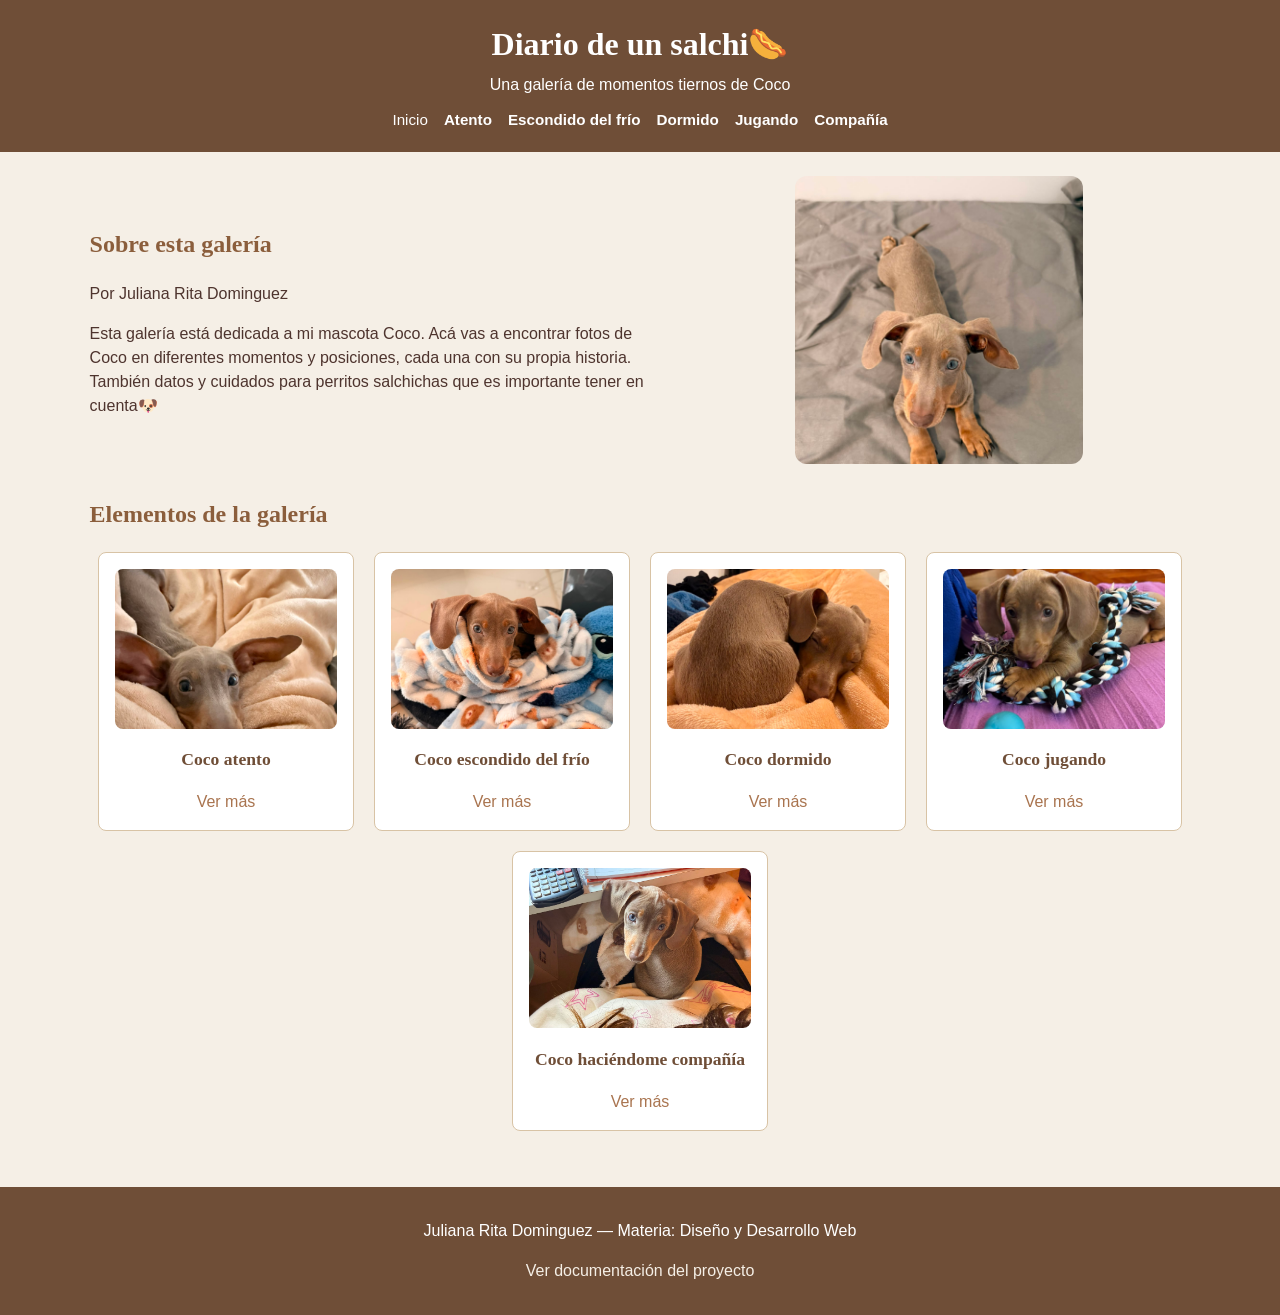
<file: index.html>
<!DOCTYPE html>
<html lang="es">
<head>
  <meta charset="UTF-8">
  <meta name="viewport" content="width=device-width, initial-scale=1.0">
  <title>Diario de un salchi🌭</title>
  <link rel="stylesheet" href="css/style.css">
</head>
<body>

  <header>
    <h1>Diario de un salchi🌭</h1>
    <p>Una galería de momentos tiernos de Coco</p>
    <nav>
      <ul>
        <li>Inicio</li>
        <li><a href="elemento1.html">Atento</a></li>
        <li><a href="elemento2.html">Escondido del frío</a></li>
        <li><a href="elemento3.html">Dormido</a></li>
        <li><a href="elemento4.html">Jugando</a></li>
        <li><a href="elemento5.html">Compañía</a></li>
      </ul>
    </nav>
  </header>

  <main>

    <section class="intro">
      <div class="intro-texto">
        <h2>Sobre esta galería</h2>
        <p>Por Juliana Rita Dominguez</p>
        <p>Esta galería está dedicada a mi mascota Coco. Acá vas a encontrar fotos de Coco en diferentes momentos y posiciones, cada una con su propia historia. También datos y cuidados para perritos salchichas que es importante tener en cuenta🐶</p>
      </div>
      <div class="intro-imagen">
        <img src="img/coco.jpg" alt="Foto principal de Coco" class="imagen-principal">
      </div>
    </section>

    <section>
      <h2>Elementos de la galería</h2>

      <div class="galeria">

        <div class="tarjeta">
          <img src="img/coco1.jpg" alt="Cachorro Coco acostado entre mantas color beige, con las orejas bien paradas y mirando fijo a la cámara.">
          <h3>Coco atento</h3>
          <a href="elemento1.html">Ver más</a>
        </div>

        <div class="tarjeta">
          <img src="img/coco2.jpg" alt="Cachorro Coco envuelto en una manta con estampado de ositos, asomando solo la cabeza, con las orejas caídas hacia adelante.">
          <h3>Coco escondido del frío</h3>
          <a href="elemento2.html">Ver más</a>
        </div>

        <div class="tarjeta">
          <img src="img/coco3.jpg" alt="Cachorro Coco durmiendo hecho un ovillo sobre una manta color durazno, con la cabeza apoyada y los ojos cerrados.">
          <h3>Coco dormido</h3>
          <a href="elemento3.html">Ver más</a>
        </div>

        <div class="tarjeta">
          <img src="img/coco4.jpg" alt="Cachorro Coco mordiendo una soga de juguete multicolor apoyado sobre una manta violeta, con un hueso de goma celeste al lado.">
          <h3>Coco jugando</h3>
          <a href="elemento4.html">Ver más</a>
        </div>

        <div class="tarjeta">
          <img src="img/coco5.jpg" alt="Cachorro Coco de ojos claros sentado sobre las piernas de su dueña mientras ella estudia, con una calculadora y un cuaderno de fondo.">
          <h3>Coco haciéndome compañía</h3>
          <a href="elemento5.html">Ver más</a>
        </div>

      </div>
    </section>

  </main>

  <footer>
    <p>Juliana Rita Dominguez — Materia: Diseño y Desarrollo Web</p>
    <p><a href="README.md">Ver documentación del proyecto</a></p>
  </footer>

</body>
</html>
</file>
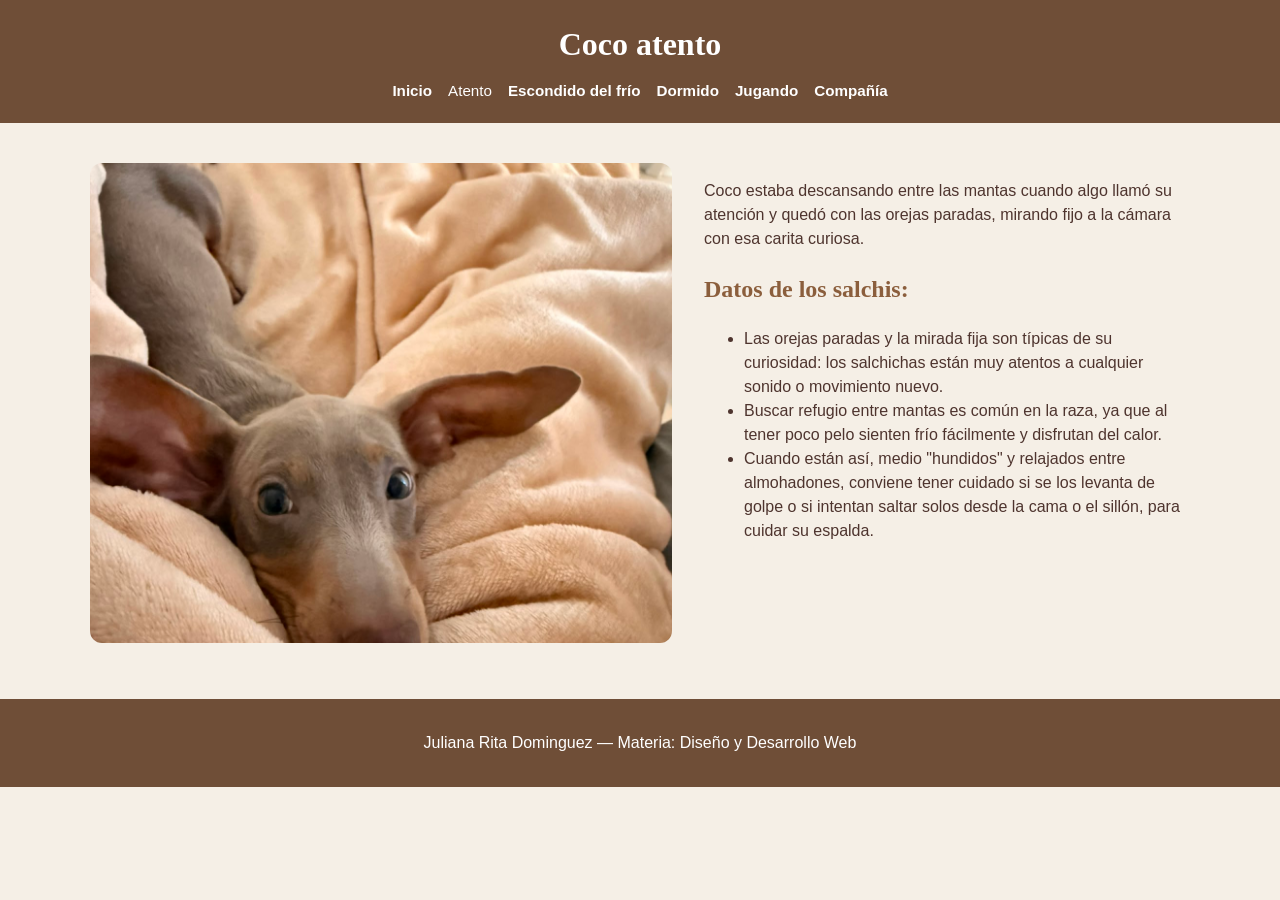
<file: elemento1.html>
<!DOCTYPE html>
<html lang="es">
<head>
  <meta charset="UTF-8">
  <meta name="viewport" content="width=device-width, initial-scale=1.0">
  <title>Coco atento</title>
  <link rel="stylesheet" href="css/style.css">
</head>
<body>

  <header>
    <h1>Coco atento</h1>
    <nav>
      <ul>
        <li><a href="index.html">Inicio</a></li>
        <li>Atento</li>
        <li><a href="elemento2.html">Escondido del frío</a></li>
        <li><a href="elemento3.html">Dormido</a></li>
        <li><a href="elemento4.html">Jugando</a></li>
        <li><a href="elemento5.html">Compañía</a></li>
      </ul>
    </nav>
  </header>

  <main>
    <section class="detalle">
      <div class="detalle-imagen">
        <img src="img/coco1.jpg" alt="Cachorro Coco acostado entre mantas color beige, con las orejas bien paradas y mirando fijo a la cámara.">
      </div>
      <div class="detalle-texto">
        <p>Coco estaba descansando entre las mantas cuando algo llamó su atención y quedó con las orejas paradas, mirando fijo a la cámara con esa carita curiosa.</p>

        <h2>Datos de los salchis:</h2>
        <ul>
          <li>Las orejas paradas y la mirada fija son típicas de su curiosidad: los salchichas están muy atentos a cualquier sonido o movimiento nuevo.</li>
          <li>Buscar refugio entre mantas es común en la raza, ya que al tener poco pelo sienten frío fácilmente y disfrutan del calor.</li>
          <li>Cuando están así, medio "hundidos" y relajados entre almohadones, conviene tener cuidado si se los levanta de golpe o si intentan saltar solos desde la cama o el sillón, para cuidar su espalda.</li>
        </ul>
      </div>
    </section>
  </main>

  <footer>
    <p>Juliana Rita Dominguez — Materia: Diseño y Desarrollo Web</p>
  </footer>

</body>
</html>
</file>
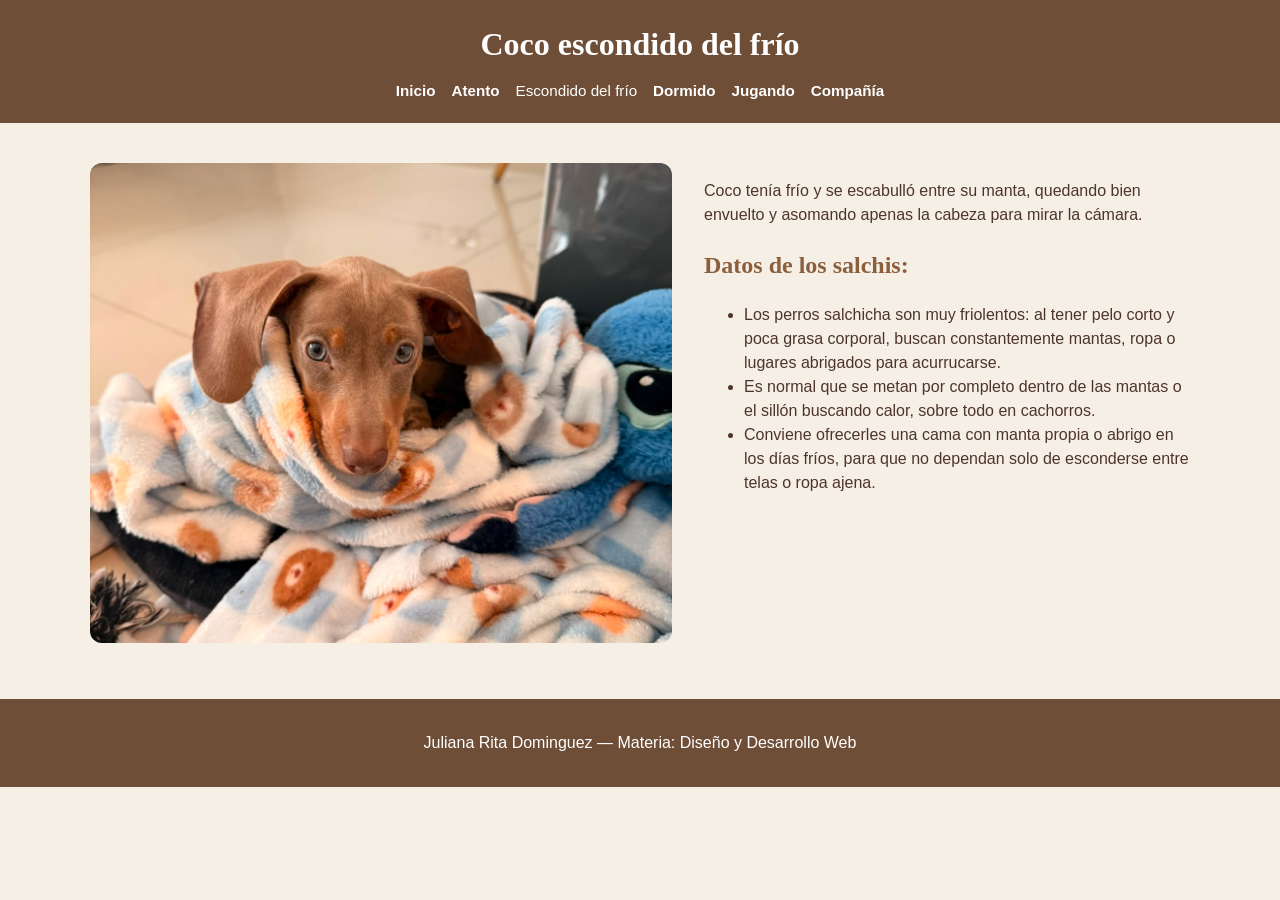
<file: elemento2.html>
<!DOCTYPE html>
<html lang="es">
<head>
  <meta charset="UTF-8">
  <meta name="viewport" content="width=device-width, initial-scale=1.0">
  <title>Coco escondido del frío</title>
  <link rel="stylesheet" href="css/style.css">
</head>
<body>

  <header>
    <h1>Coco escondido del frío</h1>
    <nav>
      <ul>
        <li><a href="index.html">Inicio</a></li>
        <li><a href="elemento1.html">Atento</a></li>
        <li>Escondido del frío</li>
        <li><a href="elemento3.html">Dormido</a></li>
        <li><a href="elemento4.html">Jugando</a></li>
        <li><a href="elemento5.html">Compañía</a></li>
      </ul>
    </nav>
  </header>

  <main>
    <section class="detalle">
      <div class="detalle-imagen">
        <img src="img/coco2.jpg" alt="Cachorro Coco envuelto en una manta con estampado de ositos, asomando solo la cabeza, con las orejas caídas hacia adelante.">
      </div>
      <div class="detalle-texto">
        <p>Coco tenía frío y se escabulló entre su manta, quedando bien envuelto y asomando apenas la cabeza para mirar la cámara.</p>

        <h2>Datos de los salchis:</h2>
        <ul>
          <li>Los perros salchicha son muy friolentos: al tener pelo corto y poca grasa corporal, buscan constantemente mantas, ropa o lugares abrigados para acurrucarse.</li>
          <li>Es normal que se metan por completo dentro de las mantas o el sillón buscando calor, sobre todo en cachorros.</li>
          <li>Conviene ofrecerles una cama con manta propia o abrigo en los días fríos, para que no dependan solo de esconderse entre telas o ropa ajena.</li>
        </ul>
      </div>
    </section>
  </main>

  <footer>
    <p>Juliana Rita Dominguez — Materia: Diseño y Desarrollo Web</p>
  </footer>

</body>
</html>
</file>
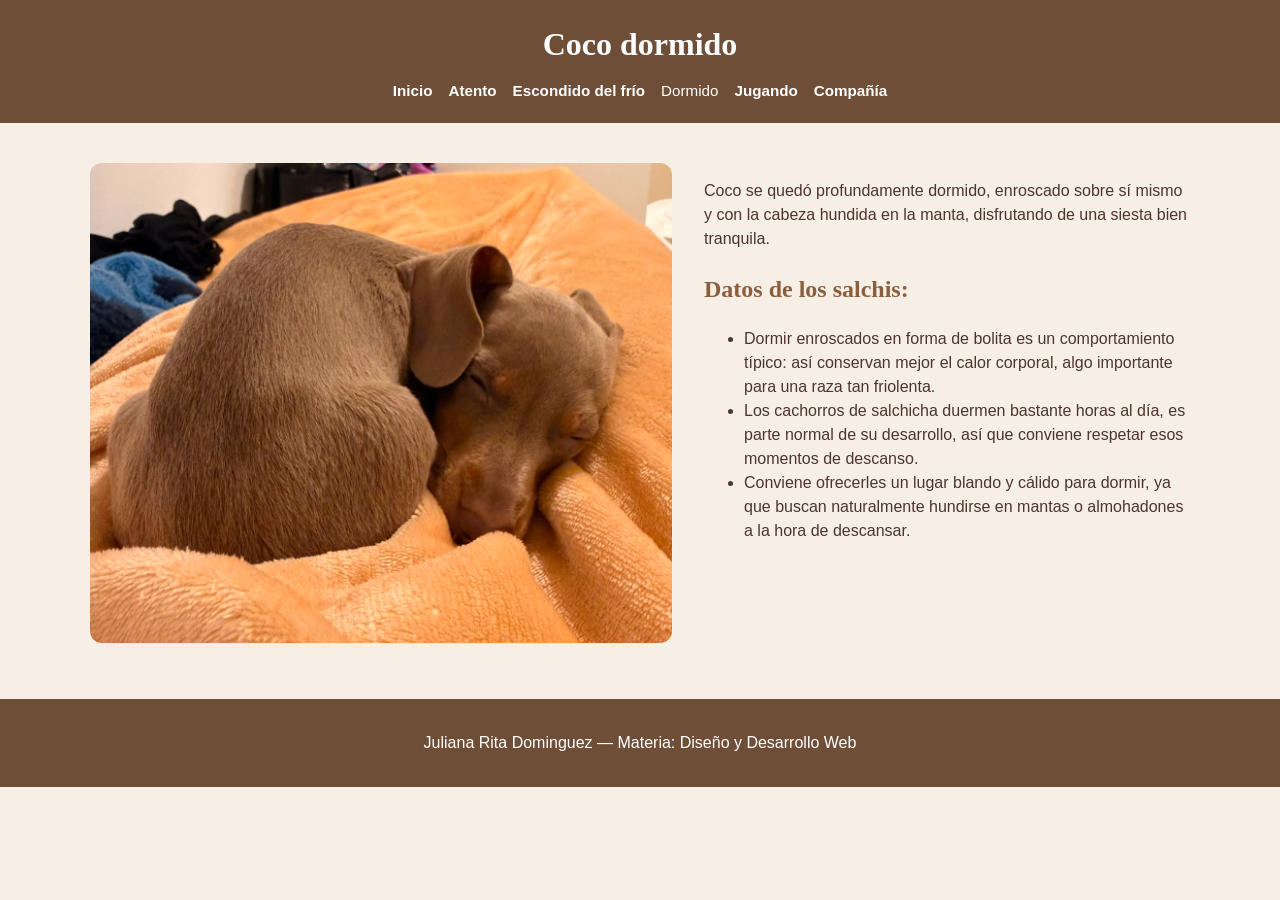
<file: elemento3.html>
<!DOCTYPE html>
<html lang="es">
<head>
  <meta charset="UTF-8">
  <meta name="viewport" content="width=device-width, initial-scale=1.0">
  <title>Coco dormido</title>
  <link rel="stylesheet" href="css/style.css">
</head>
<body>

  <header>
    <h1>Coco dormido</h1>
    <nav>
      <ul>
        <li><a href="index.html">Inicio</a></li>
        <li><a href="elemento1.html">Atento</a></li>
        <li><a href="elemento2.html">Escondido del frío</a></li>
        <li>Dormido</li>
        <li><a href="elemento4.html">Jugando</a></li>
        <li><a href="elemento5.html">Compañía</a></li>
      </ul>
    </nav>
  </header>

  <main>
    <section class="detalle">
      <div class="detalle-imagen">
        <img src="img/coco3.jpg" alt="Cachorro Coco durmiendo hecho un ovillo sobre una manta color durazno, con la cabeza apoyada y los ojos cerrados.">
      </div>
      <div class="detalle-texto">
        <p>Coco se quedó profundamente dormido, enroscado sobre sí mismo y con la cabeza hundida en la manta, disfrutando de una siesta bien tranquila.</p>

        <h2>Datos de los salchis:</h2>
        <ul>
          <li>Dormir enroscados en forma de bolita es un comportamiento típico: así conservan mejor el calor corporal, algo importante para una raza tan friolenta.</li>
          <li>Los cachorros de salchicha duermen bastante horas al día, es parte normal de su desarrollo, así que conviene respetar esos momentos de descanso.</li>
          <li>Conviene ofrecerles un lugar blando y cálido para dormir, ya que buscan naturalmente hundirse en mantas o almohadones a la hora de descansar.</li>
        </ul>
      </div>
    </section>
  </main>

  <footer>
    <p>Juliana Rita Dominguez — Materia: Diseño y Desarrollo Web</p>
  </footer>

</body>
</html>
</file>
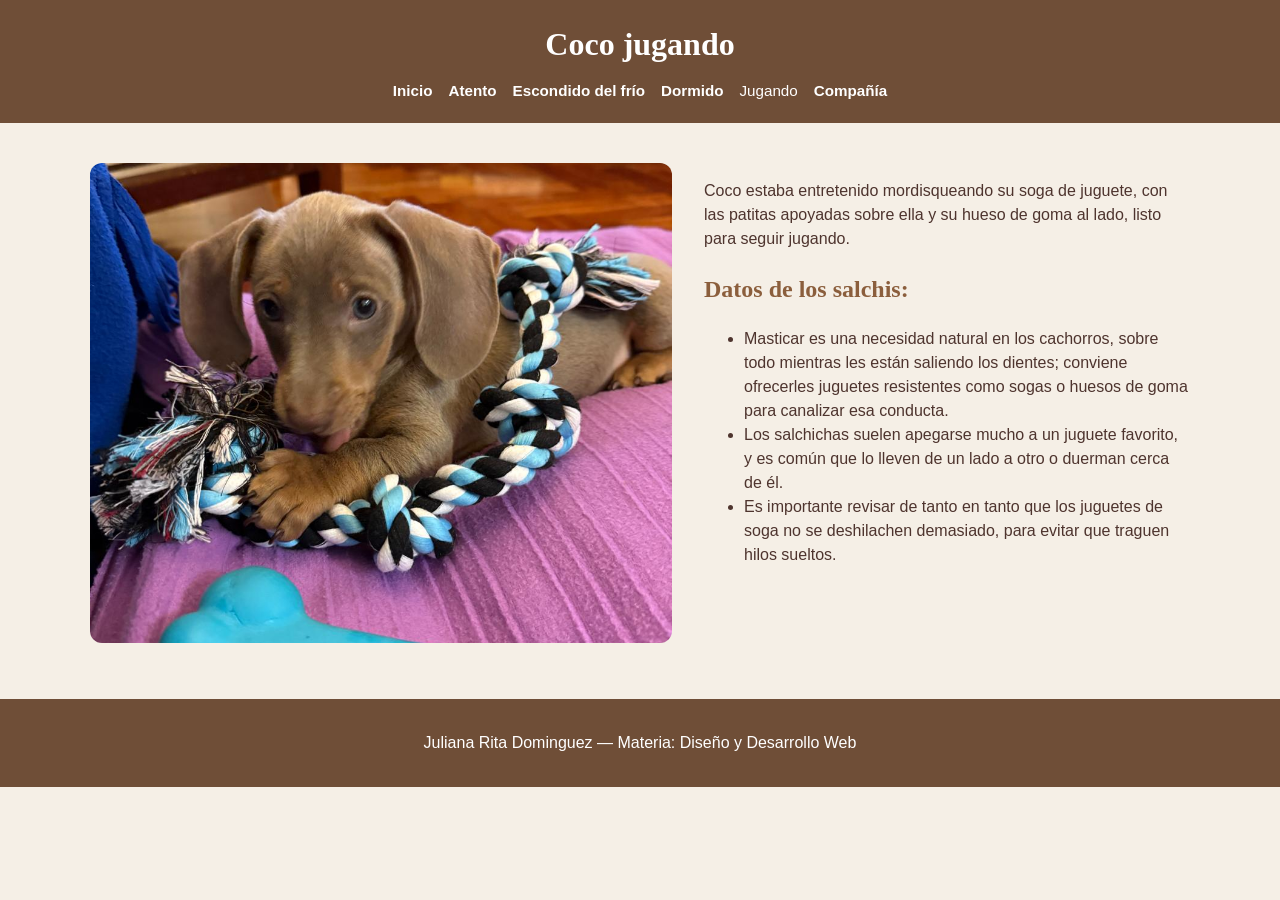
<file: elemento4.html>
<!DOCTYPE html>
<html lang="es">
<head>
  <meta charset="UTF-8">
  <meta name="viewport" content="width=device-width, initial-scale=1.0">
  <title>Coco jugando</title>
  <link rel="stylesheet" href="css/style.css">
</head>
<body>

  <header>
    <h1>Coco jugando</h1>
    <nav>
      <ul>
        <li><a href="index.html">Inicio</a></li>
        <li><a href="elemento1.html">Atento</a></li>
        <li><a href="elemento2.html">Escondido del frío</a></li>
        <li><a href="elemento3.html">Dormido</a></li>
        <li>Jugando</li>
        <li><a href="elemento5.html">Compañía</a></li>
      </ul>
    </nav>
  </header>

  <main>
    <section class="detalle">
      <div class="detalle-imagen">
        <img src="img/coco4.jpg" alt="Cachorro Coco mordiendo una soga de juguete multicolor apoyado sobre una manta violeta, con un hueso de goma celeste al lado.">
      </div>
      <div class="detalle-texto">
        <p>Coco estaba entretenido mordisqueando su soga de juguete, con las patitas apoyadas sobre ella y su hueso de goma al lado, listo para seguir jugando.</p>

        <h2>Datos de los salchis:</h2>
        <ul>
          <li>Masticar es una necesidad natural en los cachorros, sobre todo mientras les están saliendo los dientes; conviene ofrecerles juguetes resistentes como sogas o huesos de goma para canalizar esa conducta.</li>
          <li>Los salchichas suelen apegarse mucho a un juguete favorito, y es común que lo lleven de un lado a otro o duerman cerca de él.</li>
          <li>Es importante revisar de tanto en tanto que los juguetes de soga no se deshilachen demasiado, para evitar que traguen hilos sueltos.</li>
        </ul>
      </div>
    </section>
  </main>

  <footer>
    <p>Juliana Rita Dominguez — Materia: Diseño y Desarrollo Web</p>
  </footer>

</body>
</html>
</file>
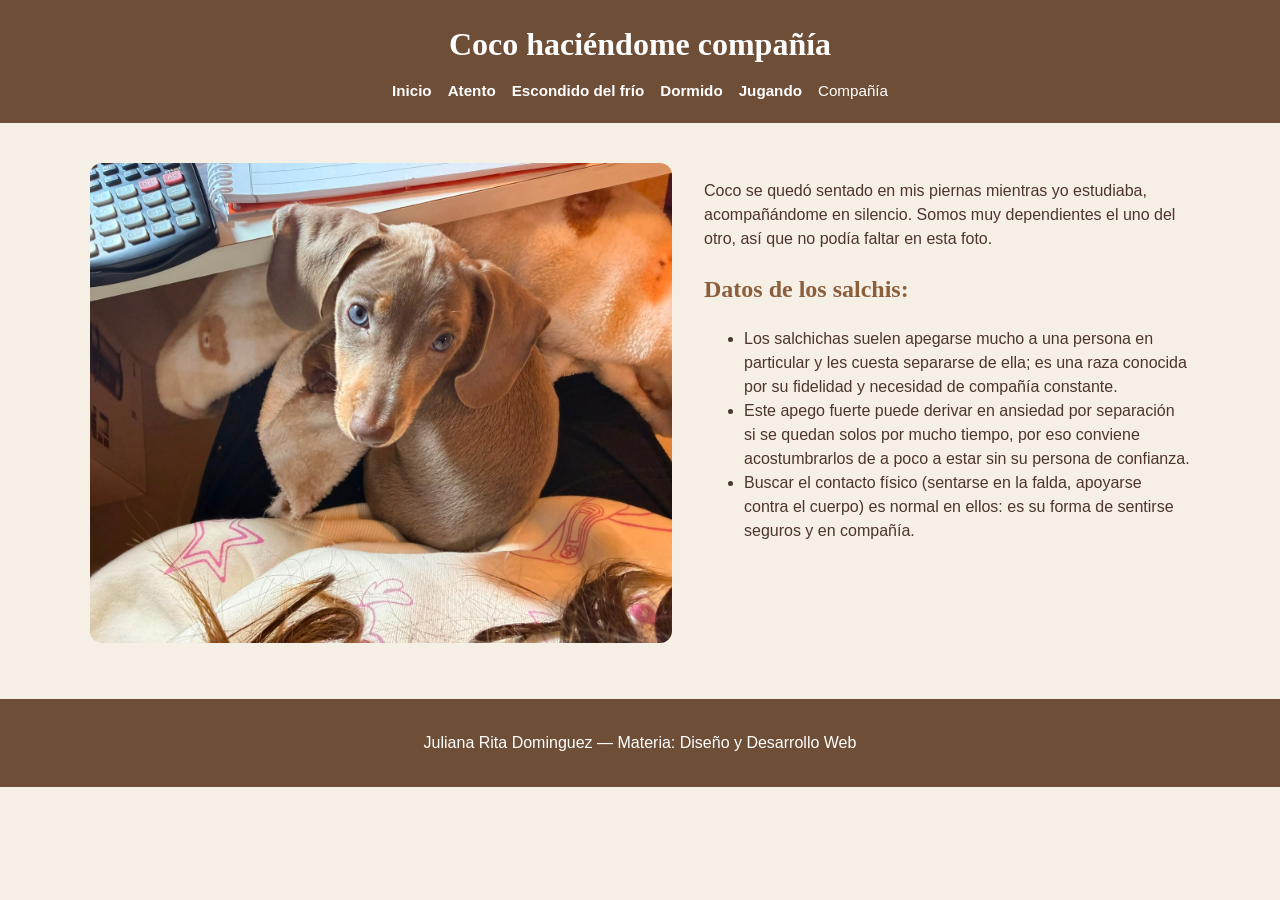
<file: elemento5.html>
<!DOCTYPE html>
<html lang="es">
<head>
  <meta charset="UTF-8">
  <meta name="viewport" content="width=device-width, initial-scale=1.0">
  <title>Coco haciéndome compañía</title>
  <link rel="stylesheet" href="css/style.css">
</head>
<body>

  <header>
    <h1>Coco haciéndome compañía</h1>
    <nav>
      <ul>
        <li><a href="index.html">Inicio</a></li>
        <li><a href="elemento1.html">Atento</a></li>
        <li><a href="elemento2.html">Escondido del frío</a></li>
        <li><a href="elemento3.html">Dormido</a></li>
        <li><a href="elemento4.html">Jugando</a></li>
        <li>Compañía</li>
      </ul>
    </nav>
  </header>

  <main>
    <section class="detalle">
      <div class="detalle-imagen">
        <img src="img/coco5.jpg" alt="Cachorro Coco de ojos claros sentado sobre las piernas de su dueña mientras ella estudia, con una calculadora y un cuaderno de fondo.">
      </div>
      <div class="detalle-texto">
        <p>Coco se quedó sentado en mis piernas mientras yo estudiaba, acompañándome en silencio. Somos muy dependientes el uno del otro, así que no podía faltar en esta foto.</p>

        <h2>Datos de los salchis:</h2>
        <ul>
          <li>Los salchichas suelen apegarse mucho a una persona en particular y les cuesta separarse de ella; es una raza conocida por su fidelidad y necesidad de compañía constante.</li>
          <li>Este apego fuerte puede derivar en ansiedad por separación si se quedan solos por mucho tiempo, por eso conviene acostumbrarlos de a poco a estar sin su persona de confianza.</li>
          <li>Buscar el contacto físico (sentarse en la falda, apoyarse contra el cuerpo) es normal en ellos: es su forma de sentirse seguros y en compañía.</li>
        </ul>
      </div>
    </section>
  </main>

  <footer>
    <p>Juliana Rita Dominguez — Materia: Diseño y Desarrollo Web</p>
  </footer>

</body>
</html>
</file>
<file: css/style.css>
html {
  font-size: 100%;
}

body {
  background-color: #F5EFE6;
  color: #4E342E;
  font-family: Arial, Helvetica, sans-serif;
  margin: 0;
  padding: 0;
  line-height: 1.5;
}

header {
  background-color: #6F4E37;
  color: #FFFFFF;
  padding: 1.25rem 1rem;
  text-align: center;
}

header h1 {
  font-family: Georgia, serif;
  font-size: 2rem;
  margin: 0 0 0.3rem 0;
}

header p {
  margin: 0;
  font-size: 1rem;
}

nav ul {
  list-style: none;
  display: flex;
  flex-wrap: wrap;
  justify-content: center;
  gap: 1rem;
  padding: 0;
  margin: 0.75rem 0 0 0;
}

nav li {
  font-size: 0.95rem;
}

nav a {
  color: #FFFFFF;
  font-weight: bold;
  text-decoration: none;
}

nav a:hover {
  color: #F5EFE6;
  text-decoration: underline;
}

main {
  padding: 1.5rem 3%;
  width: 92%;
  max-width: 80rem;
  margin: 0 auto;
  box-sizing: border-box;
}

h2 {
  font-family: Georgia, serif;
  color: #8B5E3C;
  font-size: 1.5rem;
}

h3 {
  font-family: Georgia, serif;
  color: #6F4E37;
  font-size: 1.1rem;
}

img {
  max-width: 100%;
  border-radius: 8px;
  margin: 0.5rem 0;
  display: block;
}

a {
  color: #A9744F;
  text-decoration: none;
}

a:hover {
  color: #7A4B2A;
  text-decoration: underline;
}

.intro {
  display: flex;
  flex-wrap: wrap;
  align-items: center;
  gap: 2rem;
  margin-bottom: 2rem;
}

.intro-texto {
  flex: 1 1 18rem;
}

.intro-imagen {
  flex: 1 1 14rem;
  display: flex;
  justify-content: center;
}

.imagen-principal {
  width: 100%;
  max-width: 18rem;
  height: 18rem;
  object-fit: cover;
  border-radius: 12px;
  margin: 0;
}

.galeria {
  display: flex;
  flex-wrap: wrap;
  gap: 1.25rem;
  justify-content: center;
  margin-top: 1rem;
}

.tarjeta {
  background-color: #FFFFFF;
  border: 1px solid #D8C3A5;
  border-radius: 8px;
  padding: 1rem;
  text-align: center;
  flex: 1 1 13rem;
  max-width: 16rem;
  box-sizing: border-box;
}

.tarjeta img {
  width: 100%;
  height: 10rem;
  object-fit: cover;
  margin: 0 0 0.75rem 0;
  border-radius: 8px;
}

.detalle {
  display: flex;
  flex-wrap: wrap;
  gap: 2rem;
  align-items: flex-start;
  margin-top: 1rem;
}

.detalle-imagen {
  flex: 1 1 26rem;
}

.detalle-imagen img {
  width: 100%;
  height: 30rem;
  object-fit: cover;
  border-radius: 12px;
  margin: 0;
}

.detalle-texto {
  flex: 1 1 20rem;
}

footer {
  background-color: #6F4E37;
  color: #FFFFFF;
  text-align: center;
  padding: 1rem;
  margin-top: 2rem;
}

footer a {
  color: #F5EFE6;
}

@media (max-width: 37.5em) {
  header h1 {
    font-size: 1.5rem;
  }

  nav ul {
    flex-direction: column;
    align-items: center;
    gap: 0.5rem;
  }

  main {
    padding: 1rem 4%;
  }

  .tarjeta {
    flex: 1 1 100%;
    max-width: 90%;
  }

  .intro {
    flex-direction: column;
  }
}
</file>
